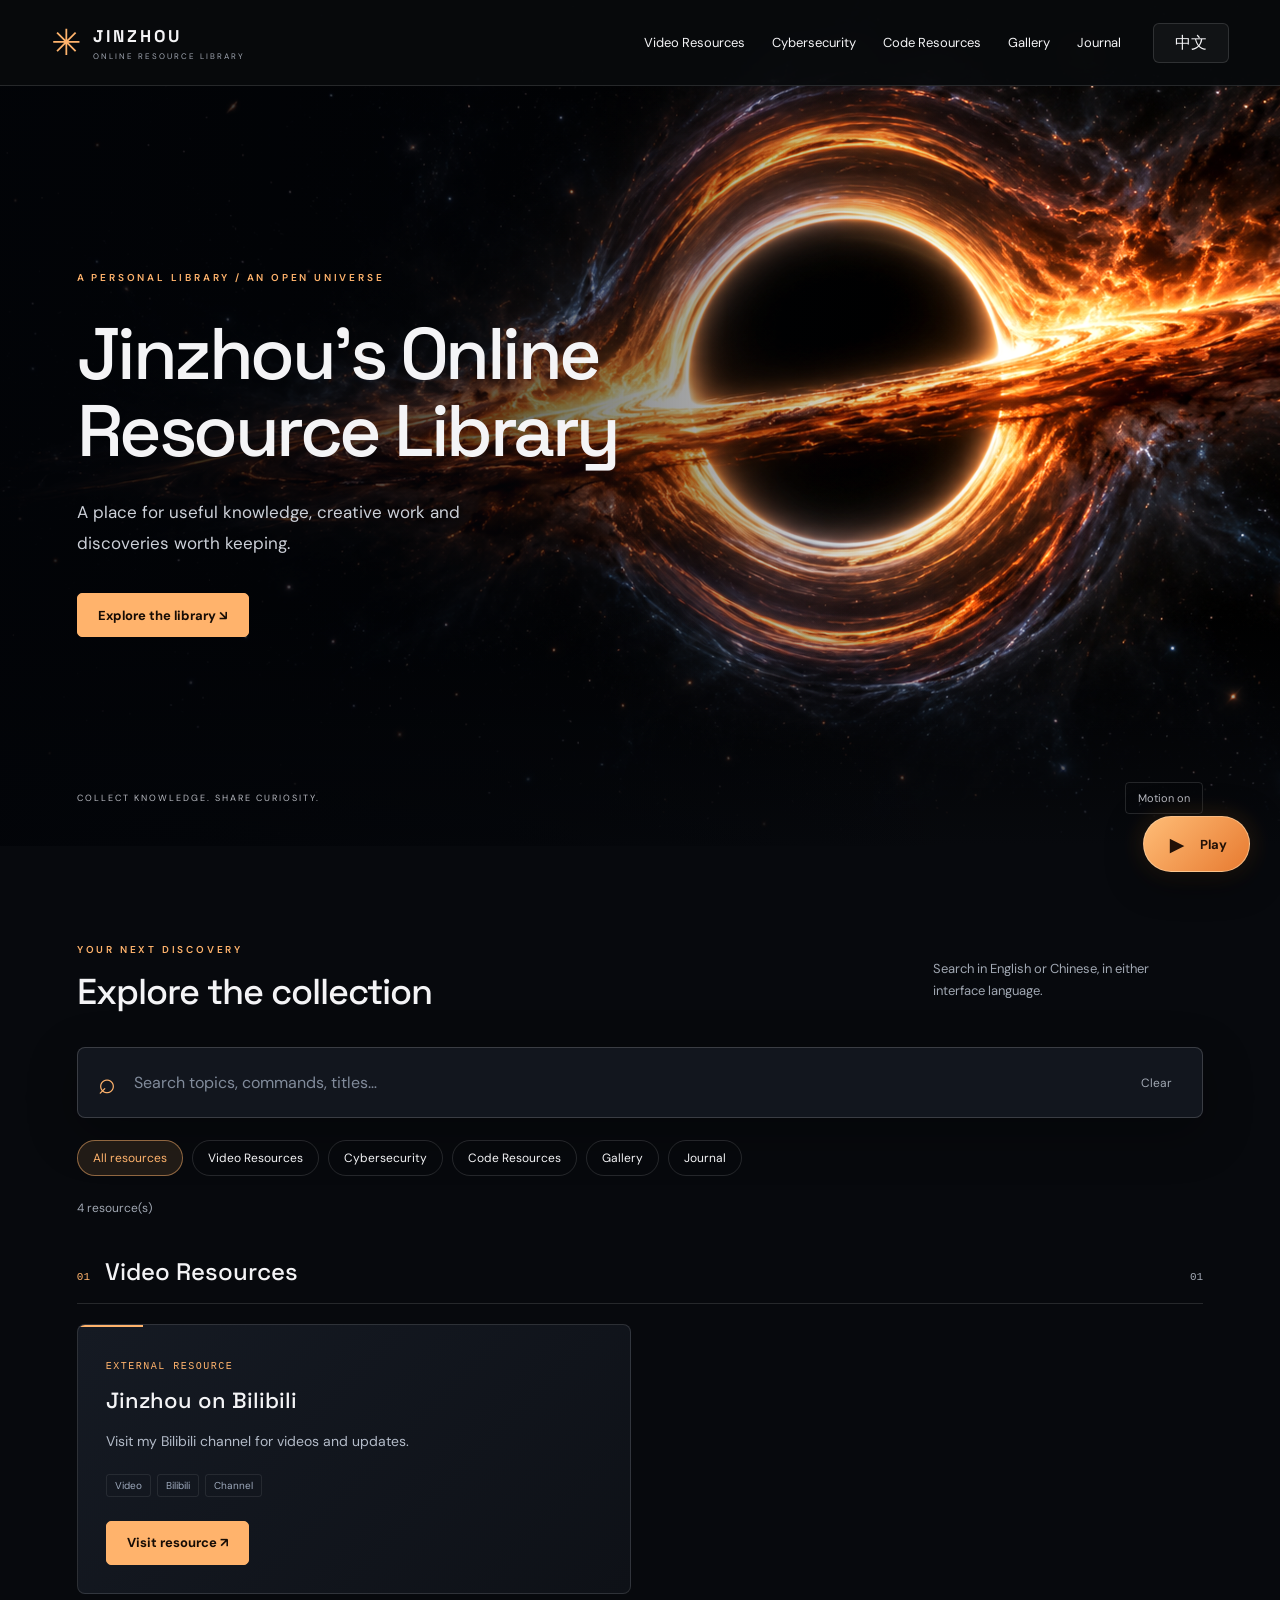
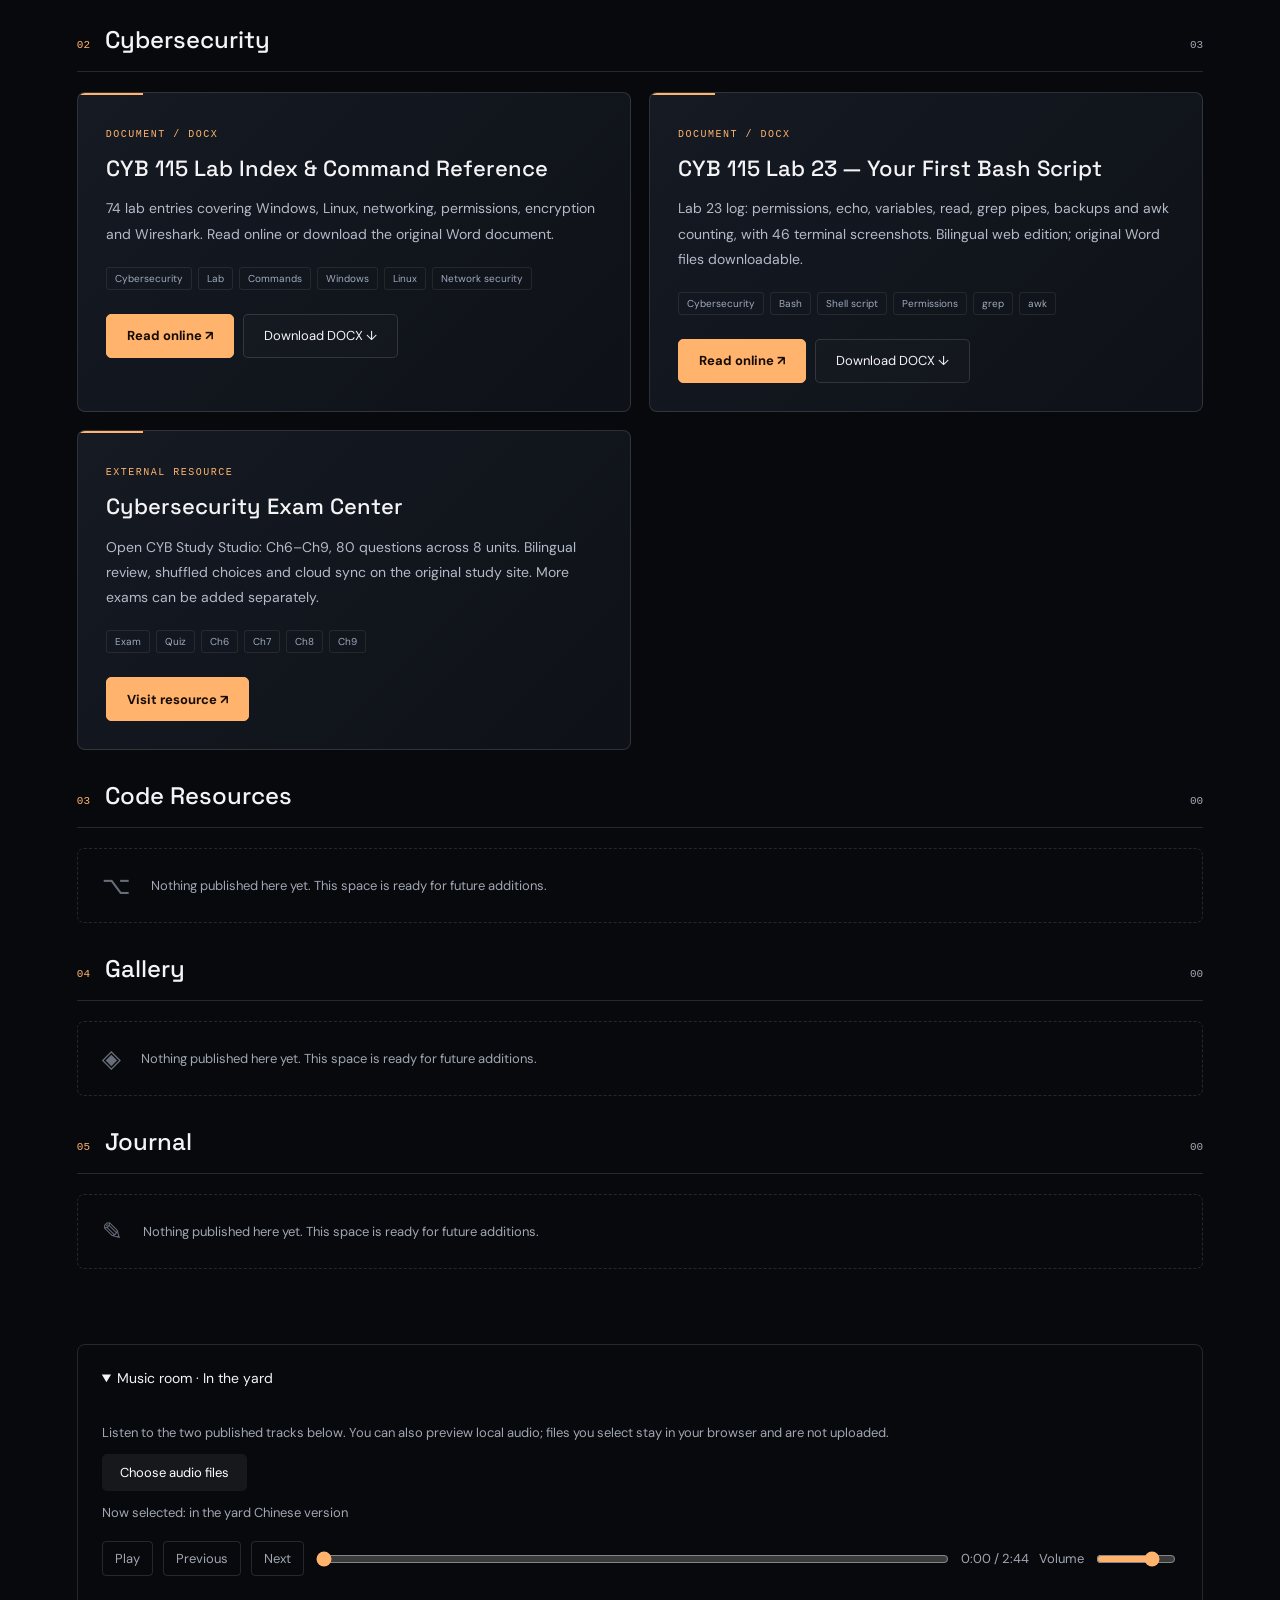
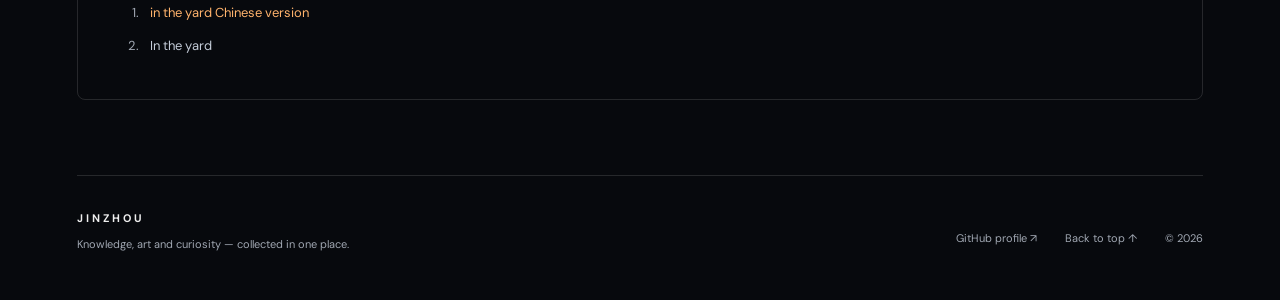
<file: index.html>
<!doctype html>
<html lang="en"><head><meta charset="utf-8"><meta name="viewport" content="width=device-width, initial-scale=1"><meta name="theme-color" content="#050609"><meta name="description" content="Jinzhou’s Online Resource Library: videos, cybersecurity notes, code resources, art and journals."><title>Jinzhou’s Online Resource Library</title><link rel="icon" href="favicon.svg" type="image/svg+xml"><link rel="stylesheet" href="library.css?v=lab23b"><script defer src="library.js?v=87a905db"></script><script defer src="blackhole.js?v=lab23b"></script></head>
<body><a class="skip" href="#resources" data-i18n="skip">Skip to resources</a>
<header class="site-header"><a class="brand" href="#home"><span class="brand-star" aria-hidden="true">✳</span><span><b data-i18n="brand">JINZHOU</b><small data-i18n="brandSub">ONLINE RESOURCE LIBRARY</small></span></a><nav aria-label="Main navigation" data-i18n-aria="navigation"><a href="#videos" data-category-nav="videos" data-i18n="videos">Videos</a><a href="#cybersecurity" data-category-nav="cybersecurity" data-i18n="cybersecurity">Cybersecurity</a><a href="#code" data-category-nav="code" data-i18n="code">Code</a><a href="#gallery" data-category-nav="gallery" data-i18n="gallery">Gallery</a><a href="#journal" data-category-nav="journal" data-i18n="journal">Journal</a></nav><button class="language-toggle" type="button" aria-label="切换为中文" lang="zh-CN">中文</button></header>
<button id="floating-play" class="floating-play" type="button" disabled aria-label="Play"><span id="floating-play-icon" aria-hidden="true">▶</span><span id="floating-play-label">Play</span></button><main><section id="home" class="hero"><div class="blackhole-scene" aria-hidden="true"><img src="assets/black-hole.png" alt="" fetchpriority="high"><canvas id="blackhole-canvas"></canvas></div><div class="hero-inner"><p class="eyebrow" data-i18n="heroEyebrow">A PERSONAL LIBRARY / AN OPEN UNIVERSE</p><h1 data-i18n="title">Jinzhou’s Online<br>Resource Library</h1><p class="hero-description" data-i18n="intro">A place for useful knowledge, creative work and discoveries worth keeping.</p><a href="#resources" class="primary" data-i18n="explore">Explore the library ↘</a></div><div class="hero-bottom"><span data-i18n="heroFoot">COLLECT KNOWLEDGE. SHARE CURIOSITY.</span><button id="motion-toggle" type="button" aria-pressed="false" data-i18n="motionOn">Motion on</button></div></section>
<section id="resources" class="library shell"><div class="library-heading"><div><p class="eyebrow" data-i18n="browseEyebrow">YOUR NEXT DISCOVERY</p><h2 data-i18n="browseTitle">Explore the collection</h2></div><p data-i18n="searchHint">Search in English or Chinese, in either interface language.</p></div><form class="search-form" role="search" id="search-form"><label class="sr-only" for="library-search" data-i18n="searchLabel">Search all resources</label><span aria-hidden="true">⌕</span><input id="library-search" type="search" autocomplete="off" placeholder="Search topics, commands, titles…" data-i18n-placeholder="searchPlaceholder"><button type="button" id="clear-search" data-i18n="clear">Clear</button></form><div id="category-filters" class="category-filters" aria-label="Resource categories" data-i18n-aria="categories"></div><p id="search-status" class="search-status" aria-live="polite"></p><div id="resource-sections"></div><div id="empty-search" class="empty-search" hidden><span aria-hidden="true">⌕</span><h3 data-i18n="noResults">No matching resources</h3><p data-i18n="noResultsHint">Try a topic in English or Chinese, or clear the category filter.</p><button id="reset-search" class="secondary" data-i18n="reset">Reset search</button></div><p id="load-error" role="alert" hidden></p></section>
<section id="music" class="music-room shell"><details open><summary data-i18n="musicTitle">Music room · In the yard</summary><div class="music-body"><p data-i18n="musicHint">Preview your own audio here. Files stay in this browser and are not uploaded or shared.</p><label for="local-music" data-i18n="chooseMusic">Choose audio files</label><input type="file" id="local-music" accept="audio/*" multiple><p id="music-status" role="status" data-i18n="noMusic">No public tracks yet.</p><div class="audio-player"><button id="audio-play" type="button" disabled data-i18n="play">Play</button><button id="audio-prev" type="button" disabled data-i18n="previous">Previous</button><button id="audio-next" type="button" disabled data-i18n="next">Next</button><label for="audio-seek" class="sr-only" data-i18n="seek">Playback position</label><input id="audio-seek" type="range" min="0" max="100" value="0" step="0.1" disabled><span id="audio-time">0:00 / 0:00</span><label for="audio-volume" data-i18n="volume">Volume</label><input id="audio-volume" type="range" min="0" max="1" value="0.75" step="0.05"></div><audio id="audio" preload="metadata"></audio><ol id="audio-list"></ol><button id="audio-clear" class="secondary" hidden data-i18n="exitListening">Exit local listening</button></div></details></section>
</main><footer class="shell"><div><b data-i18n="brand">JINZHOU</b><p data-i18n="footerDescription">Knowledge, art and curiosity — collected in one place.</p></div><a href="https://github.com/jinzhoudhao-cloud" target="_blank" rel="noopener noreferrer" data-i18n="github">GitHub profile ↗</a><a href="#home" data-i18n="backTop">Back to top ↑</a><span>© <span id="year">2026</span></span></footer>
<dialog id="document-reader" aria-labelledby="reader-title"><header class="reader-toolbar"><div><p class="eyebrow" data-i18n="readerEyebrow">CYBERSECURITY / DOCUMENT READER</p><h2 id="reader-title"></h2></div><div class="reader-actions"><a class="secondary" id="reader-download" href="resources/CYB115_Lab_Index.docx" download="CYB115_Lab_Index.docx" data-i18n="download">Download DOCX ↓</a><a class="secondary" id="reader-download-zh" href="#" hidden data-i18n="downloadZh">中文版 DOCX ↓</a><button type="button" class="language-toggle" aria-label="切换为中文" lang="zh-CN">中文</button><button type="button" id="close-reader" class="close-button" aria-label="Close reader" data-i18n-aria="closeReader">×</button></div></header><div class="reader-body"><p class="reader-note" data-i18n="readerNote">Readable web edition. The downloadable Word document is the unchanged original.</p><p id="reader-byline"></p><p id="reader-intro"></p><form id="document-search-form" class="document-search" role="search"><label for="document-search" data-i18n="documentSearch">Search this document</label><div><input id="document-search" type="search" autocomplete="off" data-i18n-placeholder="documentPlaceholder" placeholder="Try firewall, 权限, or Lab 19A"><button type="button" id="clear-document" class="secondary" data-i18n="clear">Clear</button></div></form><p id="document-count" aria-live="polite"></p><table class="lab-table"><thead><tr><th scope="col" data-i18n="lab">Lab</th><th scope="col" data-i18n="contents">Contents and commands</th></tr></thead><tbody id="lab-rows"></tbody></table><p id="doc-no-results" hidden data-i18n="noLabResults">No matching lab entries. Try another keyword.</p><div id="document-sections" class="doc-sections" hidden></div></div></dialog>
<dialog id="art-reader" aria-labelledby="art-title"><div class="art-controls"><button type="button" class="language-toggle" lang="zh-CN">中文</button><button id="close-art" class="close-button" data-i18n-aria="closeArtwork" aria-label="Close artwork">×</button></div><img id="art-image" alt=""><h2 id="art-title"></h2><p id="art-description"></p></dialog><noscript><p>This library needs JavaScript for language switching, search and the document reader. <a href="resources/CYB115_Lab_Index.docx" download>Download the original CYB 115 document</a>.</p></noscript></body></html>
</file>
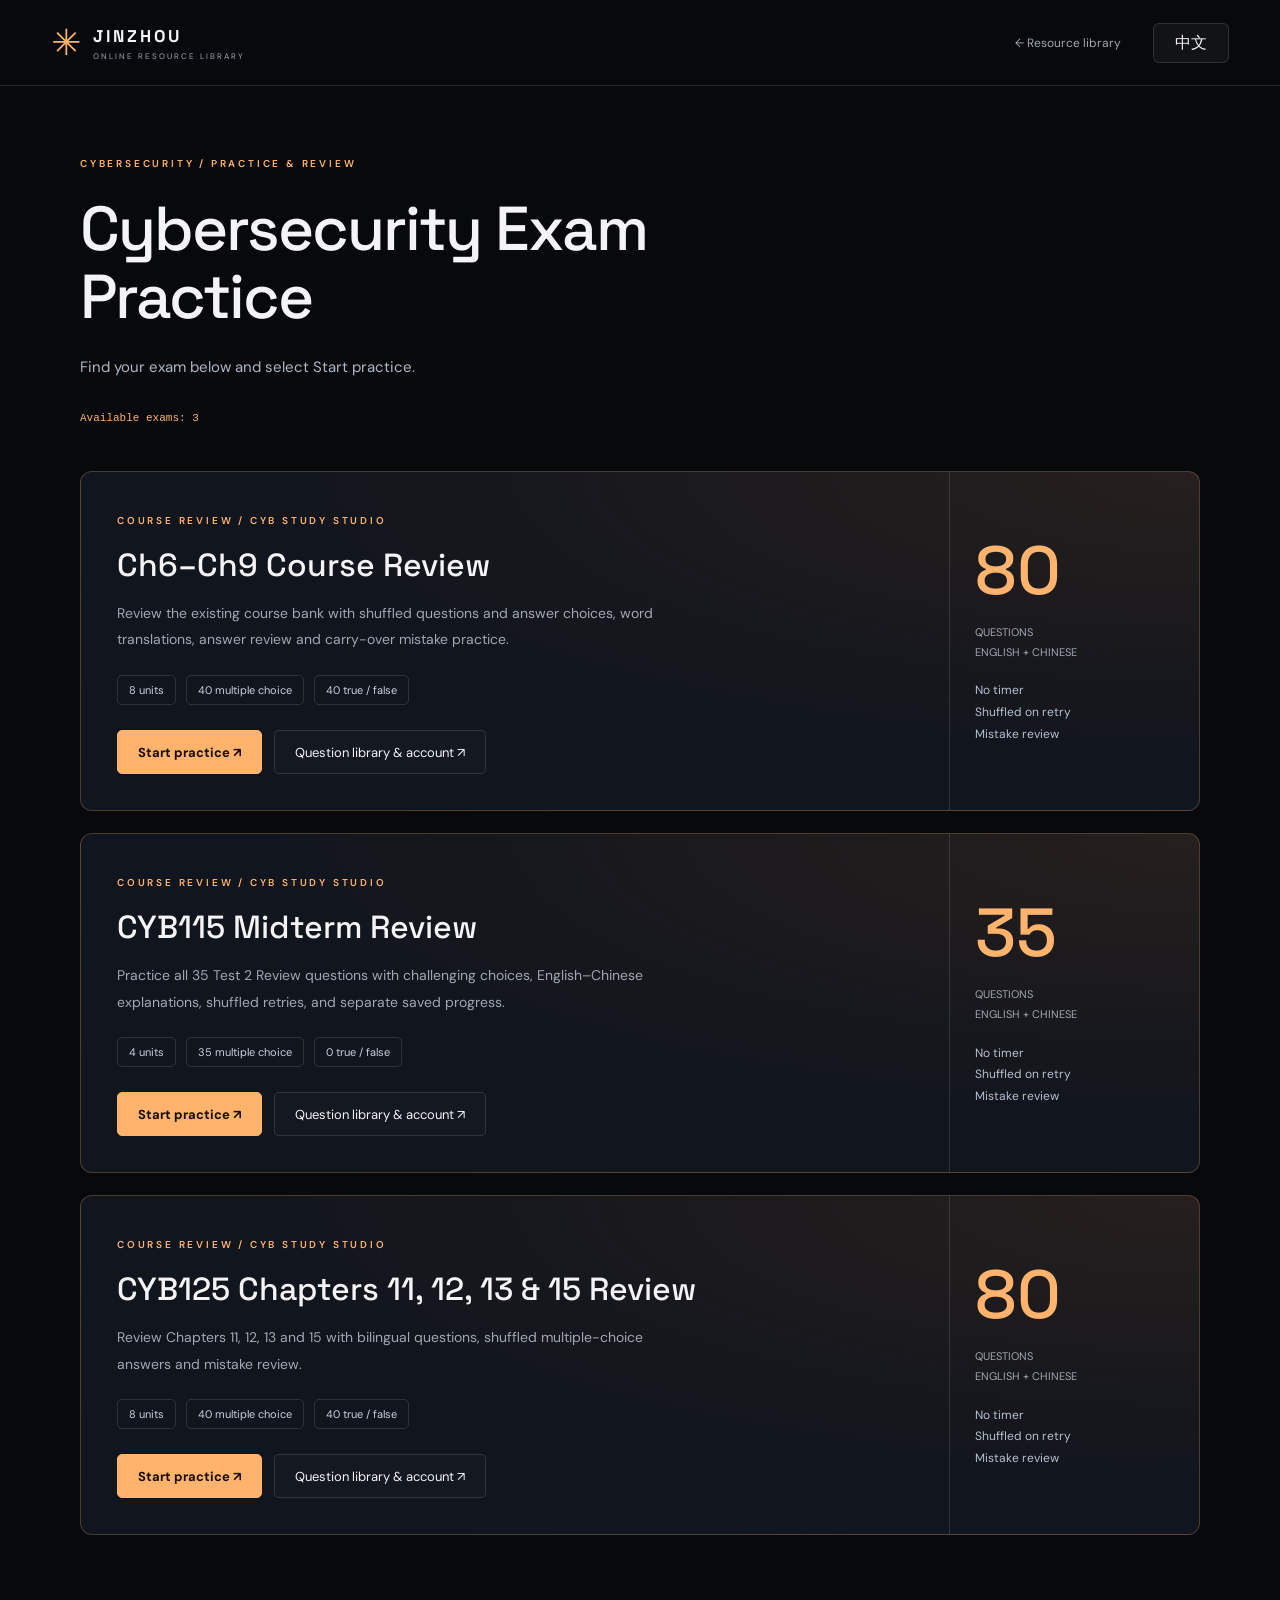
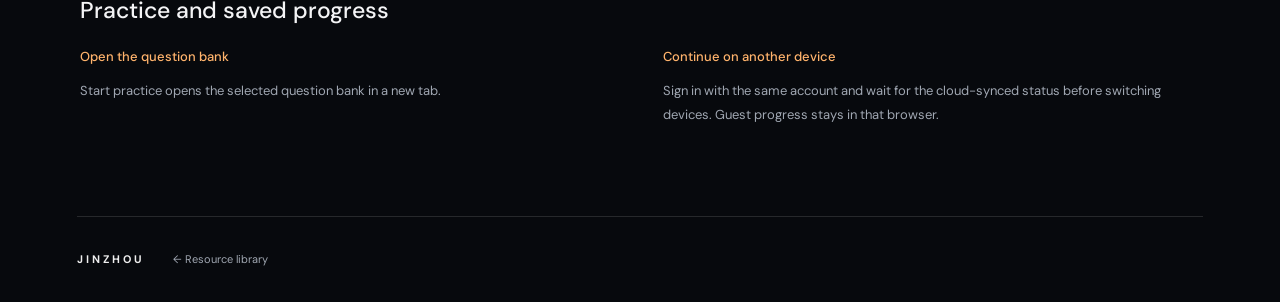
<file: cybersecurity/index.html>
<!doctype html><html lang="en"><head><meta charset="utf-8"><meta name="viewport" content="width=device-width,initial-scale=1"><meta name="theme-color" content="#07090d"><title>Cybersecurity Exam Center · Jinzhou</title><link rel="icon" href="../favicon.svg"><link rel="stylesheet" href="../library.css?v=exams1"><link rel="stylesheet" href="exams.css?v=1"><script defer src="exams.js?v=2"></script></head><body>
<header class="site-header"><a class="brand" href="../#cybersecurity"><span class="brand-star" aria-hidden="true">✳</span><span><b data-i18n="brand">JINZHOU</b><small data-i18n="brandSub">ONLINE RESOURCE LIBRARY</small></span></a><a class="back-library" href="../#cybersecurity" data-i18n="back">← Resource library</a><button id="language" class="language-toggle" type="button">中文</button></header>
<main class="shell exam-main"><section class="exam-intro"><p class="eyebrow" data-i18n="eyebrow">CYBERSECURITY / PRACTICE & REVIEW</p><h1 data-i18n="title">Cybersecurity Exam Practice</h1><p data-i18n="intro">Find your exam below and select Start practice.</p><span class="exam-count" id="exam-count" aria-live="polite"></span></section>
<div id="exam-list" class="exam-list"></div><p id="load-error" role="alert" hidden></p>
<section class="how-it-works"><h2 data-i18n="howTitle">Practice and saved progress</h2><div class="info-grid"><article><b data-i18n="syncTitle">Open the question bank</b><p data-i18n="syncText">Start practice opens the selected question bank in a new tab.</p></article><article><b data-i18n="progressTitle">Continue on another device</b><p data-i18n="progressText">Sign in with the same account and wait for the cloud-synced status before switching devices. Guest progress stays in that browser.</p></article></div></section>
</main><footer class="shell"><b data-i18n="brand">JINZHOU</b><a href="../#cybersecurity" data-i18n="back">← Resource library</a></footer></body></html>
</file>
<file: library.css>
@import url('https://fonts.googleapis.com/css2?family=DM+Sans:wght@400;500;600;700&family=Space+Grotesk:wght@400;500;600;700&display=swap');
:root{color-scheme:dark;--bg:#07090d;--panel:#101319;--line:#ffffff20;--muted:#a0a7b2;--accent:#ffb36c;font-family:'DM Sans',system-ui,'Microsoft YaHei',sans-serif;color:#f4f4f6;background:var(--bg);scroll-behavior:smooth;scroll-padding-top:100px}*{box-sizing:border-box}body{margin:0}button,input{font:inherit}button,a,input{ -webkit-tap-highlight-color:transparent}button,a{touch-action:manipulation}button{cursor:pointer}a{color:inherit;text-decoration:none}button{color:inherit;background:none;border:1px solid var(--line)}button:hover,a.secondary:hover{border-color:var(--accent);color:var(--accent)}button:disabled{opacity:.35;cursor:default}:focus-visible{outline:2px solid var(--accent);outline-offset:5px}[hidden]{display:none!important}.shell{width:min(1280px,88%);margin-inline:auto}.site-header{height:86px;position:fixed;inset:0 0 auto;z-index:20;display:flex;align-items:center;gap:32px;padding:0 4%;background:#080a0de8;backdrop-filter:blur(18px);border-bottom:1px solid var(--line)}.brand{display:flex;align-items:center;gap:12px}.brand-star{font-size:36px;color:var(--accent)}.brand b{font-family:'Space Grotesk',sans-serif;font-size:17px;letter-spacing:3px}.brand small{display:block;font-size:8px;letter-spacing:2px;color:var(--muted);margin-top:4px}.site-header nav{display:flex;gap:27px;margin-left:auto;font-size:13px}.site-header nav a:hover{color:var(--accent)}.language-toggle{flex-shrink:0;border-radius:6px;min-width:76px;min-height:40px;padding:8px 15px;background:#ffffff0b}.hero{position:relative;min-height:760px;height:94svh;max-height:1100px;isolation:isolate;display:flex;align-items:center;overflow:hidden}.blackhole-scene{position:absolute;inset:0;z-index:-3;background:#000}.blackhole-scene img,.blackhole-scene canvas{position:absolute;width:100%;height:100%;object-fit:cover}.blackhole-scene canvas{opacity:0}.blackhole-scene canvas.ready{opacity:1}.hero:after{content:'';position:absolute;inset:0;z-index:-1;background:linear-gradient(90deg,#020408e8 0%,#020408a0 38%,#02040800 76%),linear-gradient(0deg,#07090d,transparent 28%)}.hero-inner{margin:110px 6% 60px;max-width:760px}.eyebrow{font-size:10px;font-weight:600;letter-spacing:2.8px;color:var(--accent);line-height:1.8}.hero h1{font-family:'Space Grotesk',system-ui,sans-serif;font-size:clamp(42px,5.7vw,82px);font-weight:500;line-height:1.06;letter-spacing:-3.5px;white-space:pre-line;margin:28px 0}.hero-description{color:#ccd0d8;max-width:460px;line-height:1.8;font-size:17px;margin-bottom:35px}.primary,.secondary{display:inline-flex;justify-content:center;align-items:center;min-height:44px;padding:12px 20px;border-radius:5px;font-size:13px}.primary{background:var(--accent);color:#160c05;border:1px solid var(--accent);font-weight:700}.primary:hover{background:#ffd4ab;color:#000}.secondary{border:1px solid var(--line);background:#ffffff04}.hero-bottom{position:absolute;bottom:32px;inset-inline:6%;display:flex;align-items:center;justify-content:space-between;font-size:9px;letter-spacing:2px;color:#b8bac1}.hero-bottom button{padding:8px 12px;border-radius:4px;font-size:11px;letter-spacing:0}.library{padding-block:85px 40px}.library-heading{display:flex;align-items:end;justify-content:space-between;gap:30px;margin-bottom:32px}.library-heading h2{font-family:'Space Grotesk',sans-serif;font-weight:500;font-size:36px;letter-spacing:-1px;margin:10px 0 0}.library-heading>p{font-size:13px;line-height:1.7;color:var(--muted);max-width:270px}.search-form{display:flex;align-items:center;gap:18px;background:#12161e;border:1px solid #ffffff2b;border-radius:8px;padding:12px 20px;box-shadow:0 15px 50px #0005}.search-form>span{font-size:30px;color:var(--accent)}input[type=search]{width:100%;min-width:0;border:0;outline:none;background:transparent;color:#fff;padding:12px 0;font-size:16px}input::placeholder{color:#818b9b}.search-form button{border:0;font-size:12px;color:var(--muted);padding:10px}.category-filters{display:flex;flex-wrap:wrap;gap:9px;margin-top:22px}.category-filters button{padding:9px 15px;border-radius:30px;font-size:12px}.category-filters button[aria-pressed=true]{background:#ffb36c1c;border-color:#ffb36c80;color:var(--accent)}.search-status{color:var(--muted);font-size:12px;margin:24px 0 10px}.resource-section{padding-top:30px;scroll-margin-top:100px}.section-heading{display:flex;align-items:baseline;gap:15px;border-bottom:1px solid var(--line);padding-bottom:16px;margin-bottom:20px}.section-heading h3{font-family:'Space Grotesk',sans-serif;font-size:24px;font-weight:500;margin:0}.section-number{font:11px monospace;color:var(--accent)}.section-count{margin-left:auto;font:11px monospace;color:var(--muted)}.resource-grid{display:grid;grid-template-columns:repeat(2,minmax(0,1fr));gap:18px}.resource-card{position:relative;background:linear-gradient(135deg,#151a23,#0e1117);border:1px solid var(--line);border-radius:8px;padding:28px;overflow:hidden}.resource-card:before{content:'';position:absolute;top:0;left:0;width:65px;height:2px;background:var(--accent)}.resource-card h4{font-family:'Space Grotesk',sans-serif;font-size:22px;font-weight:500;line-height:1.3;margin:12px 0}.resource-card p{font-size:14px;line-height:1.8;color:#b3bbc8}.card-kicker{font:10px monospace;letter-spacing:1.5px;color:var(--accent)}.tags{display:flex;gap:6px;flex-wrap:wrap;margin:20px 0}.tag{font-size:10px;color:#9eaabd;border:1px solid #ffffff15;padding:4px 8px;border-radius:3px}.card-actions{display:flex;flex-wrap:wrap;gap:9px;margin-top:24px}.match-links{display:flex;gap:8px;flex-wrap:wrap;margin:12px 0}.match-links button{font-size:11px;padding:7px;border-radius:4px}.empty-category{padding:20px 24px;border:1px dashed #ffffff20;border-radius:7px;display:flex;align-items:center;gap:20px;color:var(--muted);font-size:13px}.empty-category span{font-size:25px;color:#676d79}.empty-category p{margin:0;line-height:1.7}.empty-search{text-align:center;border:1px dashed var(--line);padding:45px;margin-top:30px}.empty-search>span{font-size:50px;color:var(--accent)}.empty-search p{color:var(--muted)}.music-room{margin-top:35px;border:1px solid var(--line);border-radius:8px}.music-room summary{padding:24px;cursor:pointer;font-size:14px}.music-body{padding:0 24px 24px;font-size:13px;color:var(--muted)}.music-body>label{display:inline-block;background:#ffffff10;border-radius:5px;padding:10px 18px;color:#fff;cursor:pointer}#local-music{position:absolute;width:1px;height:1px;clip-path:inset(50%)}.audio-player{display:flex;align-items:center;flex-wrap:wrap;gap:10px;margin-block:20px}.audio-player button{padding:8px 12px;border-radius:4px}.audio-player input{accent-color:var(--accent)}#audio-seek{flex:1;min-width:100px}#audio-volume{width:80px}#audio-list button{border:0;padding:8px;color:#c4ccd8}#audio-list button[aria-current=true]{color:var(--accent)}footer{display:flex;gap:28px;align-items:center;border-top:1px solid var(--line);margin-top:75px!important;padding-block:35px;color:var(--muted);font-size:11px}footer>div{margin-right:auto}footer b{letter-spacing:3px;color:#eee}footer p{line-height:1.6}dialog{color:#eef1f6;background:#0c1016;border:1px solid #ffffff30;border-radius:12px;padding:0;width:min(1180px,94vw);max-width:94vw;max-height:92svh}dialog::backdrop{background:#000c;backdrop-filter:blur(10px)}.reader-toolbar{position:sticky;top:0;z-index:2;display:flex;align-items:center;justify-content:space-between;gap:20px;padding:22px 30px;background:#10151ff5;border-bottom:1px solid var(--line);backdrop-filter:blur(15px)}.reader-toolbar h2{font:500 21px 'Space Grotesk',sans-serif;margin:5px 0}.reader-toolbar .eyebrow{font-size:8px;margin:0}.reader-actions{display:flex;align-items:center;gap:10px;flex-shrink:0}.close-button{font-size:27px;border:0;min-width:40px;min-height:40px}.reader-body{padding:12px 30px 35px;font-size:14px;line-height:1.8}.reader-note{color:var(--accent);font-size:12px}.document-search{border-block:1px solid var(--line);padding:18px 0;margin:25px 0 15px}.document-search label{font-size:12px;color:var(--muted)}.document-search>div{display:flex;gap:20px}.document-search input{background:#ffffff06;padding:10px;margin-top:6px;border-radius:5px}.lab-table{width:100%;border-collapse:collapse;table-layout:fixed}.lab-table th{text-align:left;color:var(--accent);font-weight:500}.lab-table th:first-child{width:90px}.lab-table th,.lab-table td{padding:17px 15px;border-bottom:1px solid var(--line);vertical-align:top}.lab-table td:first-child{font-family:monospace;color:var(--accent)}.lab-table td:last-child{white-space:pre-wrap;overflow-wrap:anywhere}.lab-table tbody tr:nth-child(odd){background:#ffffff03}#document-count{color:var(--muted);font-size:12px}#art-reader{padding:25px}#art-image{width:100%;max-height:70vh;object-fit:contain}.art-controls{display:flex;justify-content:end;gap:10px}.sr-only,.skip:not(:focus){position:absolute;width:1px;height:1px;overflow:hidden;clip-path:inset(50%)}.skip:focus{position:fixed;top:10px;left:10px;z-index:50;background:#fff;color:#000;padding:15px}body:has(dialog[open]){overflow:hidden}
@media(min-width:1500px){.hero-inner{margin-left:max(6%,calc((100vw - 1280px)/2))}}@media(max-width:1000px){.site-header nav{gap:15px}.brand small{display:none}.site-header{gap:20px}.reader-toolbar{align-items:start;flex-direction:column}.reader-actions{width:100%}.reader-actions .language-toggle{margin-left:auto}}@media(max-width:700px){:root{scroll-padding-top:82px}.site-header{height:74px;padding-inline:6%;justify-content:space-between}.site-header nav{display:none}.brand b{font-size:14px}.brand-star{font-size:28px}.hero{min-height:660px;height:88svh;max-height:850px}.hero h1{font-size:45px;letter-spacing:-2px;line-height:1.1}.hero-inner{margin-top:100px}.hero-description{font-size:15px;max-width:310px}.hero:after{background:linear-gradient(90deg,#020408c9,#02040848),linear-gradient(0deg,#07090d,transparent 65%)}.blackhole-scene img,.blackhole-scene canvas{object-position:60% center}.hero-bottom{font-size:7px;letter-spacing:1px}.library{padding-top:50px}.library-heading{display:block}.library-heading h2{font-size:29px}.library-heading>p{max-width:none}.search-form{padding:8px 12px;gap:10px}.search-form input{font-size:14px}.category-filters{gap:7px}.category-filters button{padding:8px 12px;font-size:11px}.resource-grid{grid-template-columns:1fr}.resource-card{padding:23px}.section-heading h3{font-size:21px}.empty-category{padding:18px}.reader-toolbar{padding:15px;gap:12px}.reader-toolbar h2{font-size:17px}.reader-actions{gap:6px}.reader-actions .secondary{font-size:11px;padding:8px 10px}.reader-actions .language-toggle{min-width:65px;padding:8px}.reader-body{padding:10px 15px 25px;font-size:13px}.lab-table th:first-child{width:50px}.lab-table th,.lab-table td{padding:12px 7px}.document-search>div{gap:7px}.document-search input{font-size:12px}.music-body{padding-inline:18px}.audio-player{gap:8px}footer{flex-wrap:wrap;gap:20px}footer>div{width:100%;margin:0}.eyebrow{font-size:8px;letter-spacing:2px}}@media(prefers-reduced-motion:reduce){:root{scroll-behavior:auto}}.is-still{scroll-behavior:auto}

button,.secondary,.primary{white-space:nowrap}.document-search button{flex-shrink:0}

.floating-play{position:fixed;right:30px;bottom:28px;z-index:25;display:flex;align-items:center;gap:12px;min-height:56px;padding:14px 22px;border:1px solid #ffd6a7a0;border-radius:40px;background:linear-gradient(135deg,#ffbd77,#e77a30);color:#211107;font-weight:700;box-shadow:0 8px 35px #0009,0 0 25px #ff9e3a30;transition:box-shadow .2s,transform .2s}.floating-play:hover{color:#110800;border-color:#fff0dc;box-shadow:0 8px 35px #0009,0 0 32px #ff9e3a70;transform:translateY(-2px)}.floating-play.is-playing{background:linear-gradient(135deg,#1d222d,#0b0e15);color:#ffc18b;border-color:#ffae6870}.floating-play:disabled{opacity:.45}#floating-play-icon{font-size:19px;width:22px;text-align:center}#floating-play-label{font-size:13px}@media(max-width:767px),(hover:none) and (pointer:coarse){.floating-play{display:none}}@media(prefers-reduced-motion:reduce){.floating-play{transition:none}}

/* --- multi-document reader (Lab 23 起) --- */
.doc-sections{padding-top:4px}
.doc-section{border-top:1px solid var(--line);padding:22px 0 4px}
.doc-section:first-child{border-top:0;padding-top:0}
.doc-section-head{display:flex;gap:14px;align-items:baseline;margin-bottom:14px}
.doc-section-id{font-family:monospace;color:var(--accent);font-size:13px;letter-spacing:.04em}
.doc-section h3{margin:0;font-size:18px;font-weight:600;line-height:1.35}
.doc-paragraph{margin:0 0 14px;max-width:78ch;overflow-wrap:anywhere}
.doc-figure{margin:0 0 18px}
.doc-figure img{display:block;width:100%;max-width:960px;height:auto;border:1px solid var(--line);border-radius:8px;background:#000}
.lab-table[hidden],.doc-sections[hidden]{display:none}
@media(max-width:680px){.doc-section h3{font-size:16px}.doc-section-id{font-size:12px}.doc-paragraph{max-width:none}.doc-figure img{border-radius:6px}}

/* 小屏阅读器：动作按钮换行，避免 4 个控件把对话框撑出视口 */
@media(max-width:680px){
  #document-reader{width:100vw;max-width:100vw;border-radius:0}
  .reader-toolbar{padding:12px 14px}
  .reader-actions{flex-wrap:wrap}
  .reader-actions .secondary{flex:1 1 46%;text-align:center}
  .reader-actions .language-toggle{flex:1 1 auto;margin-left:0}
  .reader-body{overflow-x:hidden}
  .doc-section-head{flex-wrap:wrap;gap:8px}
  .doc-section h3{flex:1 1 100%}
}

.card-warning{color:var(--accent);font-size:12px;margin:10px 0 0;line-height:1.6}
</file>
<file: cybersecurity/exams.css>
.exam-main{padding-top:145px;max-width:1120px}.back-library{margin-left:auto;font-size:12px;color:var(--muted)}.exam-intro{position:relative;max-width:780px;margin-bottom:45px}.exam-intro h1{font:500 clamp(36px,5vw,62px)/1.1 'Space Grotesk',system-ui,sans-serif;letter-spacing:-2px;white-space:pre-line;margin:22px 0}.exam-intro>p:not(.eyebrow){max-width:600px;color:#adb7c6;font-size:15px;line-height:1.9}.exam-count{display:inline-block;margin-top:15px;color:var(--accent);font:11px monospace}.exam-list{display:grid;gap:22px}.exam-card{border:1px solid #ffb36c40;border-radius:12px;overflow:hidden;display:grid;grid-template-columns:1fr 250px;background:radial-gradient(ellipse at 100% 0%,#a05c2225,transparent 60%),#11151d}.exam-content{padding:36px}.exam-content h2{font:500 32px 'Space Grotesk',sans-serif;margin:15px 0}.exam-content>p{color:var(--muted);font-size:14px;line-height:1.9;max-width:580px}.exam-stats{display:flex;flex-wrap:wrap;gap:10px;margin:22px 0}.exam-stats span{border:1px solid var(--line);border-radius:5px;padding:7px 11px;font-size:11px;color:#c9d2e0}.exam-actions{display:flex;gap:12px;flex-wrap:wrap;margin-top:25px}.exam-aside{padding:35px 25px;border-left:1px solid var(--line);display:flex;justify-content:center;flex-direction:column;gap:18px}.exam-aside strong{color:var(--accent);font:500 68px 'Space Grotesk',sans-serif;line-height:1}.exam-aside small{color:var(--muted);font-size:11px;line-height:1.8}.exam-aside p{margin:0;color:#b5c0d1;font-size:12px;line-height:1.8}.next-exam{display:flex;align-items:start;gap:25px;border:1px dashed var(--line);border-radius:9px;padding:28px;margin-top:25px}.next-exam h2{font-size:18px;font-weight:500;margin:0 0 9px}.next-exam p{font-size:13px;color:var(--muted);line-height:1.8;margin:0}.how-it-works{margin-top:60px}.how-it-works h2{font-size:23px;font-weight:500}.info-grid{display:grid;grid-template-columns:1fr 1fr;gap:45px}.info-grid b{font-size:13px;font-weight:500;color:var(--accent)}.info-grid p{font-size:13px;line-height:1.9;color:var(--muted)}@media(max-width:700px){.exam-main{padding-top:110px}.back-library{display:none}.exam-intro h1{letter-spacing:-1px}.exam-card{grid-template-columns:1fr}.exam-content{padding:24px}.exam-content h2{font-size:27px}.exam-aside{border-left:0;border-top:1px solid var(--line);padding:22px 24px;flex-direction:row;align-items:center;justify-content:start}.exam-aside strong{font-size:44px}.exam-aside small{max-width:90px}.exam-aside p{margin-left:auto;max-width:140px;font-size:11px}.info-grid{grid-template-columns:1fr;gap:15px}.next-exam{gap:15px;padding:22px}.next-exam .section-number{font-size:9px}}
</file>
